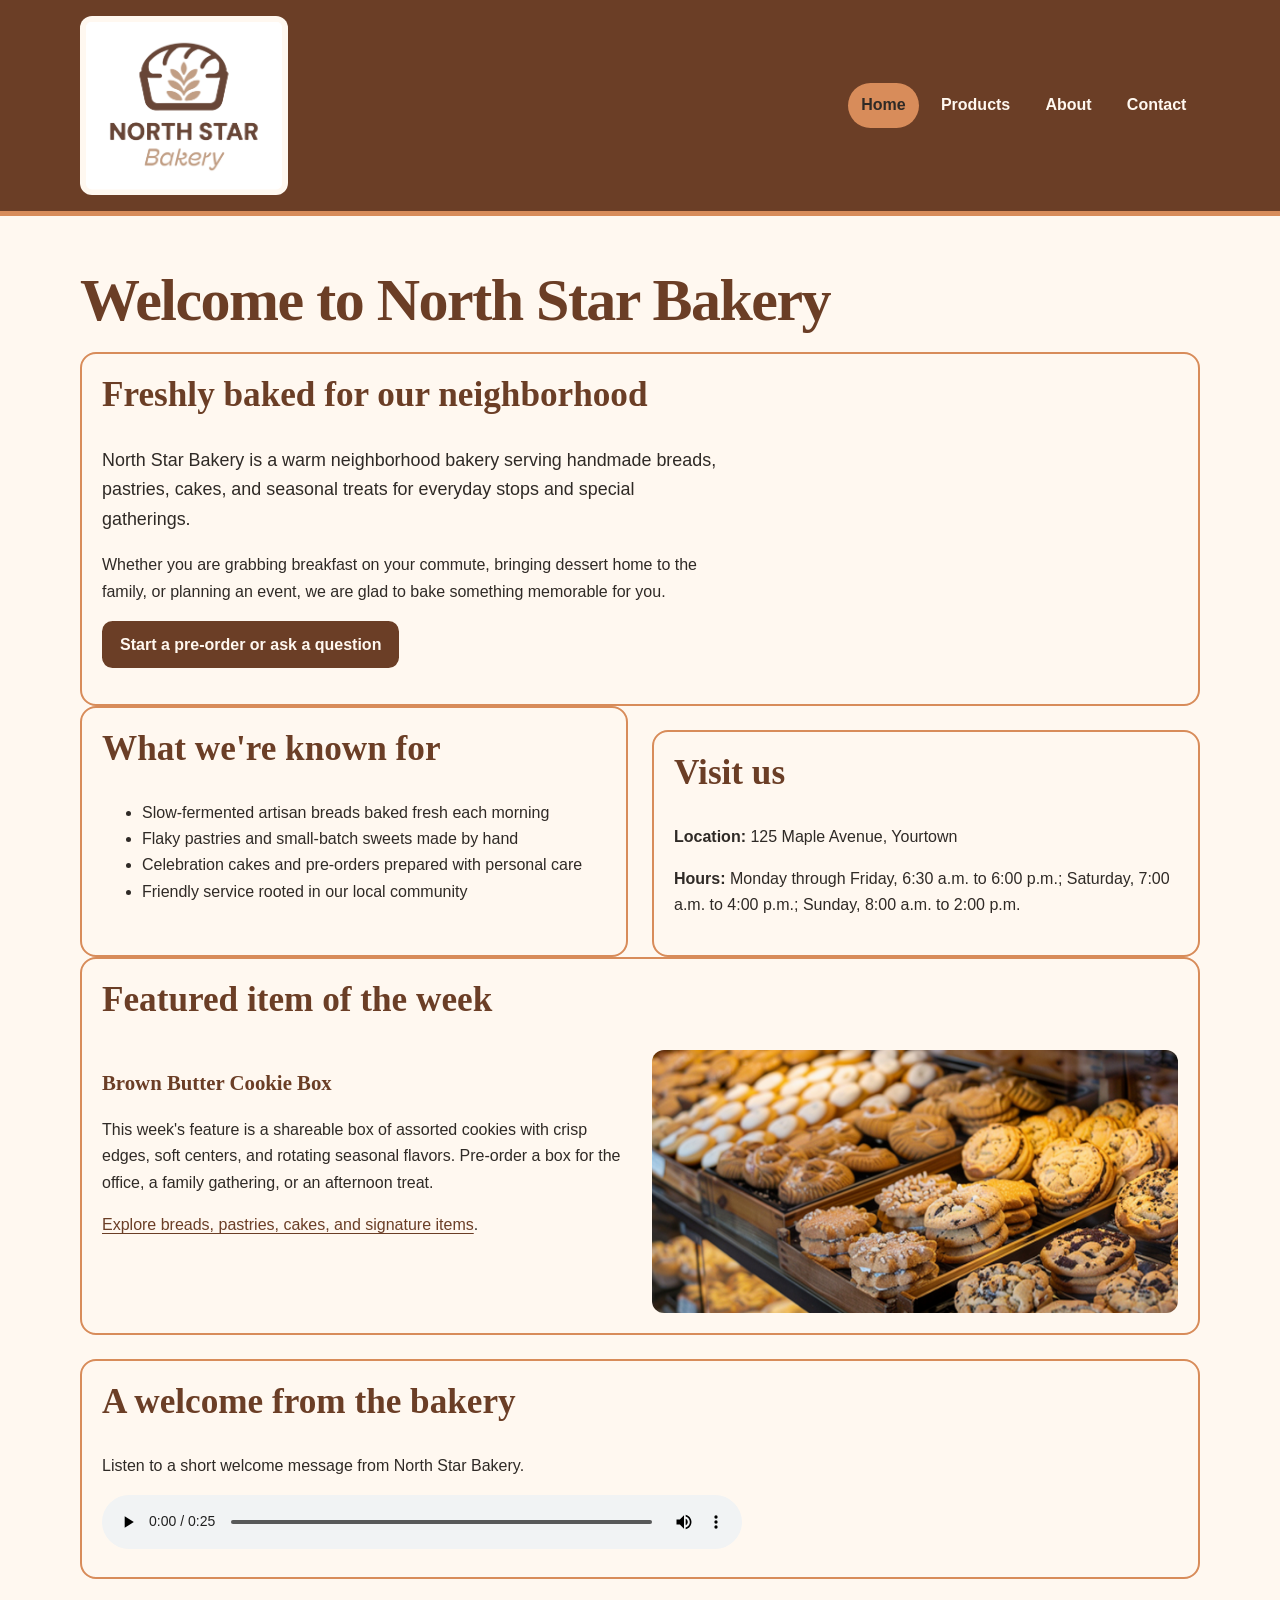
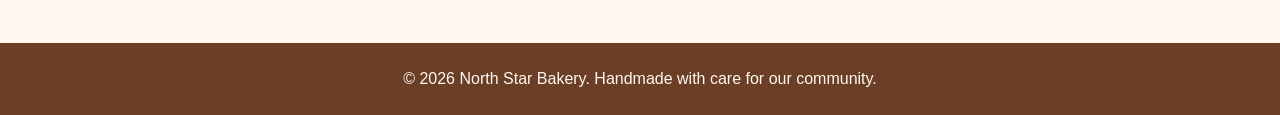
<file: index.html>
<!DOCTYPE html>
<html lang="en">
<head>
  <meta charset="UTF-8">
  <meta name="viewport" content="width=device-width, initial-scale=1.0">
  <title>North Star Bakery | Home</title>
  <link rel="stylesheet" href="styles.css">
  <script src="script.js" defer></script>
</head>
<body>
  <a class="skip-link" href="#main-content">Skip to main content</a>
  <header class="site-header">
    <div class="header-inner">
      <a href="index.html" aria-label="North Star Bakery home">
        <img class="site-logo" src="Bakery_c/bakery-logo_c.png" alt="North Star Bakery logo with a bread loaf and wheat graphic">
      </a>
      <nav class="site-nav" aria-label="Primary navigation">
        <ul>
          <li><a href="index.html" aria-current="page">Home</a></li>
          <li><a href="products.html">Products</a></li>
          <li><a href="about.html">About</a></li>
          <li><a href="contact.html">Contact</a></li>
        </ul>
      </nav>
    </div>
  </header>

  <main id="main-content">
    <h1>Welcome to North Star Bakery</h1>
    <section class="panel">
      <h2>Freshly baked for our neighborhood</h2>
      <p class="lead">North Star Bakery is a warm neighborhood bakery serving handmade breads, pastries, cakes, and seasonal treats for everyday stops and special gatherings.</p>
      <p>Whether you are grabbing breakfast on your commute, bringing dessert home to the family, or planning an event, we are glad to bake something memorable for you.</p>
      <p><a class="button-link" href="contact.html">Start a pre-order or ask a question</a></p>
    </section>

    <div class="home-grid">
      <section class="panel">
        <h2>What we're known for</h2>
        <ul>
          <li>Slow-fermented artisan breads baked fresh each morning</li>
          <li>Flaky pastries and small-batch sweets made by hand</li>
          <li>Celebration cakes and pre-orders prepared with personal care</li>
          <li>Friendly service rooted in our local community</li>
        </ul>
      </section>

      <section class="panel">
        <h2>Visit us</h2>
        <p><strong>Location:</strong> 125 Maple Avenue, Yourtown</p>
        <p><strong>Hours:</strong> Monday through Friday, 6:30 a.m. to 6:00 p.m.; Saturday, 7:00 a.m. to 4:00 p.m.; Sunday, 8:00 a.m. to 2:00 p.m.</p>
      </section>
    </div>

    <section class="feature-card">
      <h2>Featured item of the week</h2>
      <div class="split">
        <div>
          <h3>Brown Butter Cookie Box</h3>
          <p>This week's feature is a shareable box of assorted cookies with crisp edges, soft centers, and rotating seasonal flavors. Pre-order a box for the office, a family gathering, or an afternoon treat.</p>
          <p><a href="products.html">Explore breads, pastries, cakes, and signature items</a>.</p>
        </div>
        <picture>
          <source media="(max-width: 600px)" srcset="Bakery_c/bakery-feature-small_c.png">
          <img src="Bakery_c/bakery-feature-large_c.png" alt="Assorted cookies and sandwich cookies arranged in the bakery display case">
        </picture>
      </div>
    </section>

    <section class="panel">
      <h2>A welcome from the bakery</h2>
      <p>Listen to a short welcome message from North Star Bakery.</p>
      <audio controls>
        <source src="Bakery_c/bakery-welcome_c.mp3" type="audio/mpeg">
        Your browser does not support HTML audio. <a href="Bakery_c/bakery-welcome_c.mp3">Download the North Star Bakery welcome message</a> instead.
      </audio>
    </section>
  </main>

  <footer class="site-footer">
    <p>&copy; 2026 North Star Bakery. Handmade with care for our community.</p>
  </footer>
</body>
</html>
</file>
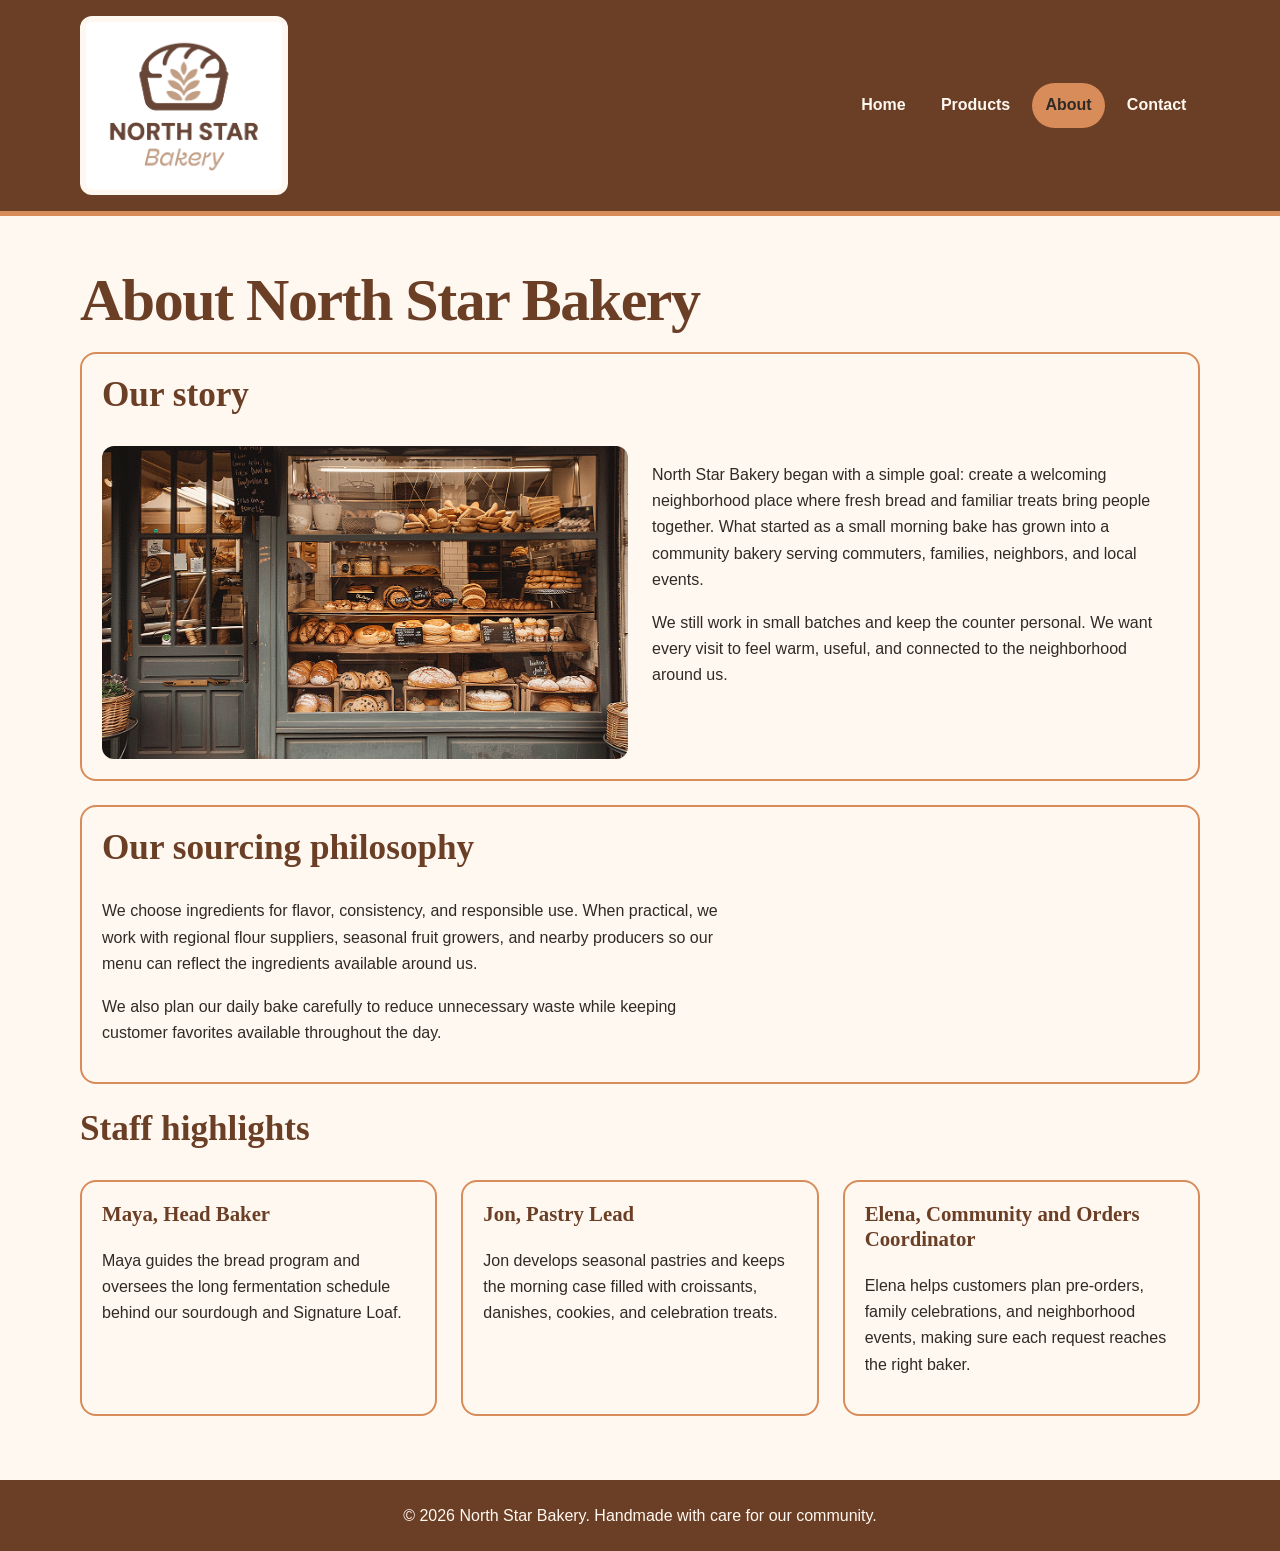
<file: about.html>
<!DOCTYPE html>
<html lang="en">
<head>
  <meta charset="UTF-8">
  <meta name="viewport" content="width=device-width, initial-scale=1.0">
  <title>North Star Bakery | About</title>
  <link rel="stylesheet" href="styles.css">
  <script src="script.js" defer></script>
</head>
<body>
  <a class="skip-link" href="#main-content">Skip to main content</a>
  <header class="site-header">
    <div class="header-inner">
      <a href="index.html" aria-label="North Star Bakery home">
        <img class="site-logo" src="Bakery_c/bakery-logo_c.png" alt="North Star Bakery logo with a bread loaf and wheat graphic">
      </a>
      <nav class="site-nav" aria-label="Primary navigation">
        <ul>
          <li><a href="index.html">Home</a></li>
          <li><a href="products.html">Products</a></li>
          <li><a href="about.html" aria-current="page">About</a></li>
          <li><a href="contact.html">Contact</a></li>
        </ul>
      </nav>
    </div>
  </header>

  <main id="main-content">
    <h1>About North Star Bakery</h1>

    <section class="panel">
      <h2>Our story</h2>
      <div class="split">
        <img class="story-image" src="Bakery_c/bakery-storefront_c.png" alt="North Star Bakery storefront window filled with breads, pastries, and cakes">
        <div>
          <p>North Star Bakery began with a simple goal: create a welcoming neighborhood place where fresh bread and familiar treats bring people together. What started as a small morning bake has grown into a community bakery serving commuters, families, neighbors, and local events.</p>
          <p>We still work in small batches and keep the counter personal. We want every visit to feel warm, useful, and connected to the neighborhood around us.</p>
        </div>
      </div>
    </section>

    <section class="panel">
      <h2>Our sourcing philosophy</h2>
      <p>We choose ingredients for flavor, consistency, and responsible use. When practical, we work with regional flour suppliers, seasonal fruit growers, and nearby producers so our menu can reflect the ingredients available around us.</p>
      <p>We also plan our daily bake carefully to reduce unnecessary waste while keeping customer favorites available throughout the day.</p>
    </section>

    <section>
      <h2>Staff highlights</h2>
      <div class="staff-grid">
        <article class="staff-card">
          <h3>Maya, Head Baker</h3>
          <p>Maya guides the bread program and oversees the long fermentation schedule behind our sourdough and Signature Loaf.</p>
        </article>
        <article class="staff-card">
          <h3>Jon, Pastry Lead</h3>
          <p>Jon develops seasonal pastries and keeps the morning case filled with croissants, danishes, cookies, and celebration treats.</p>
        </article>
        <article class="staff-card">
          <h3>Elena, Community and Orders Coordinator</h3>
          <p>Elena helps customers plan pre-orders, family celebrations, and neighborhood events, making sure each request reaches the right baker.</p>
        </article>
      </div>
    </section>
  </main>

  <footer class="site-footer">
    <p>&copy; 2026 North Star Bakery. Handmade with care for our community.</p>
  </footer>
</body>
</html>
</file>
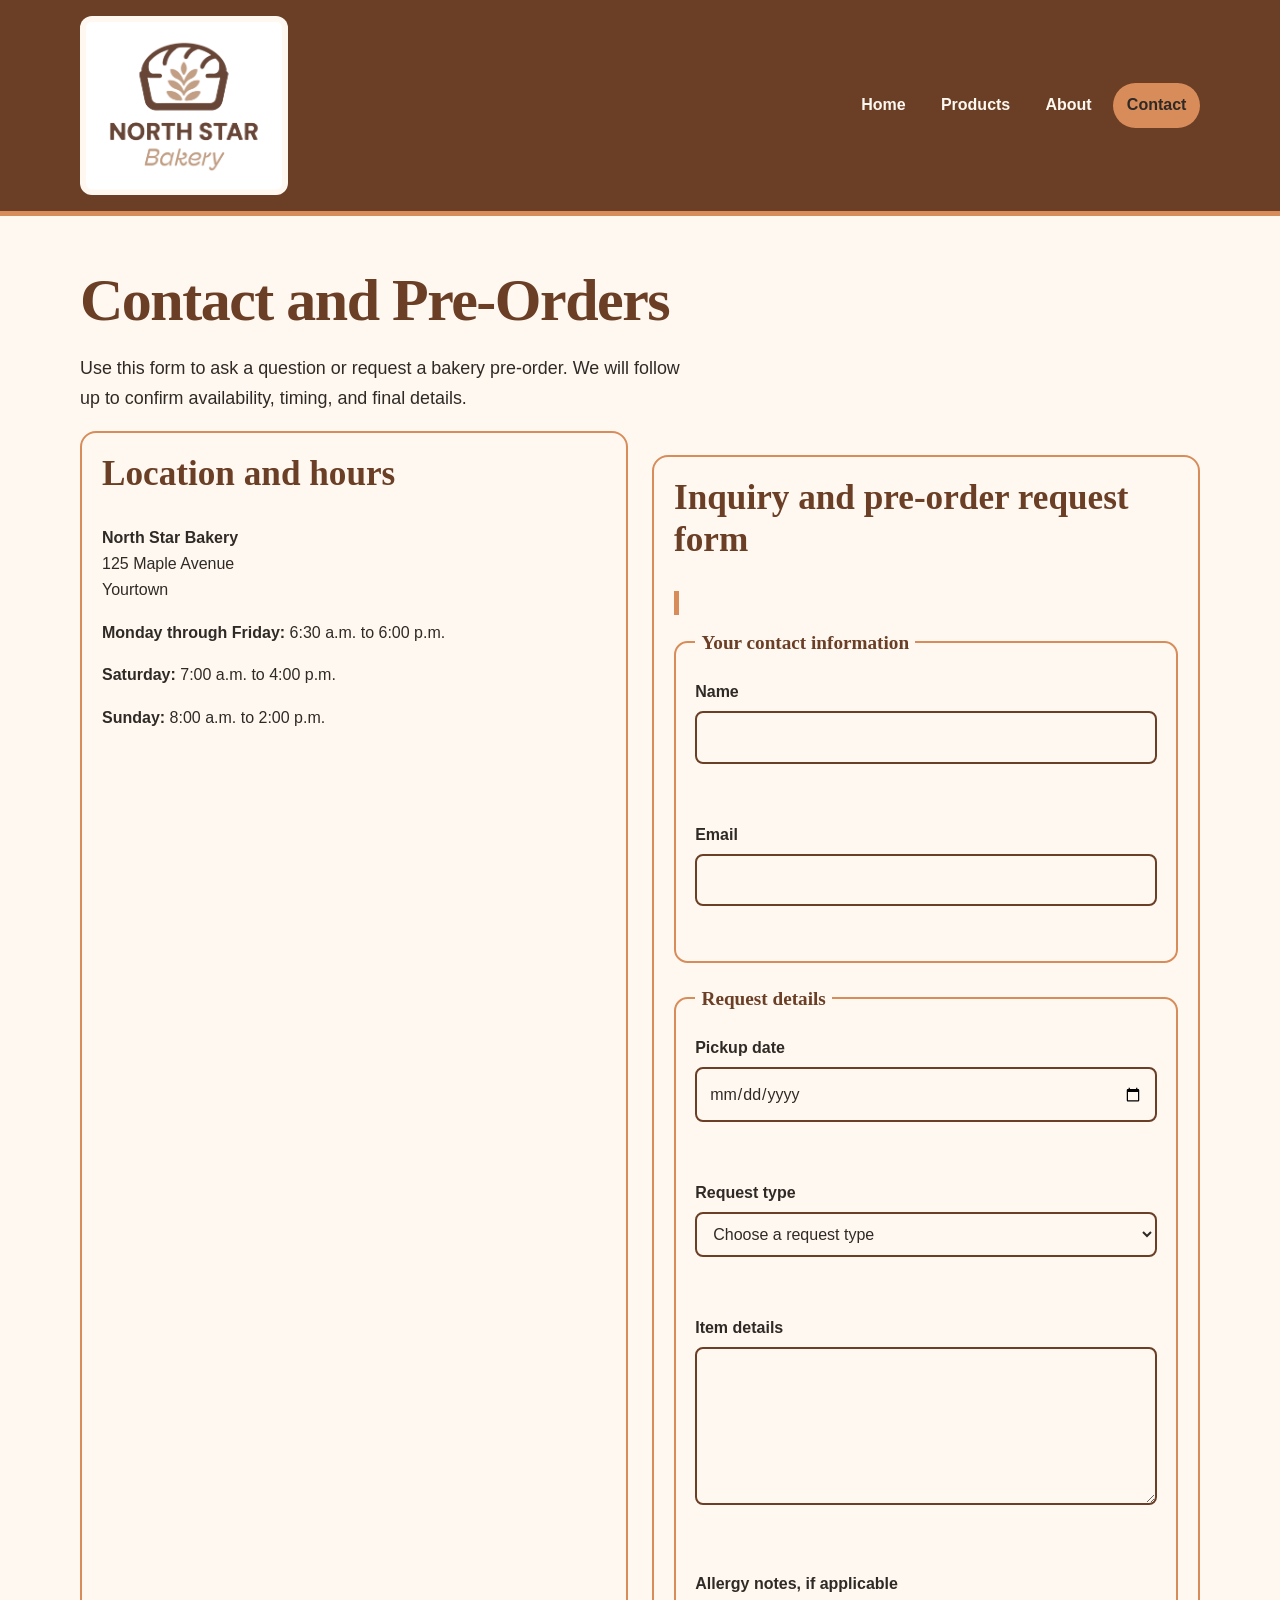
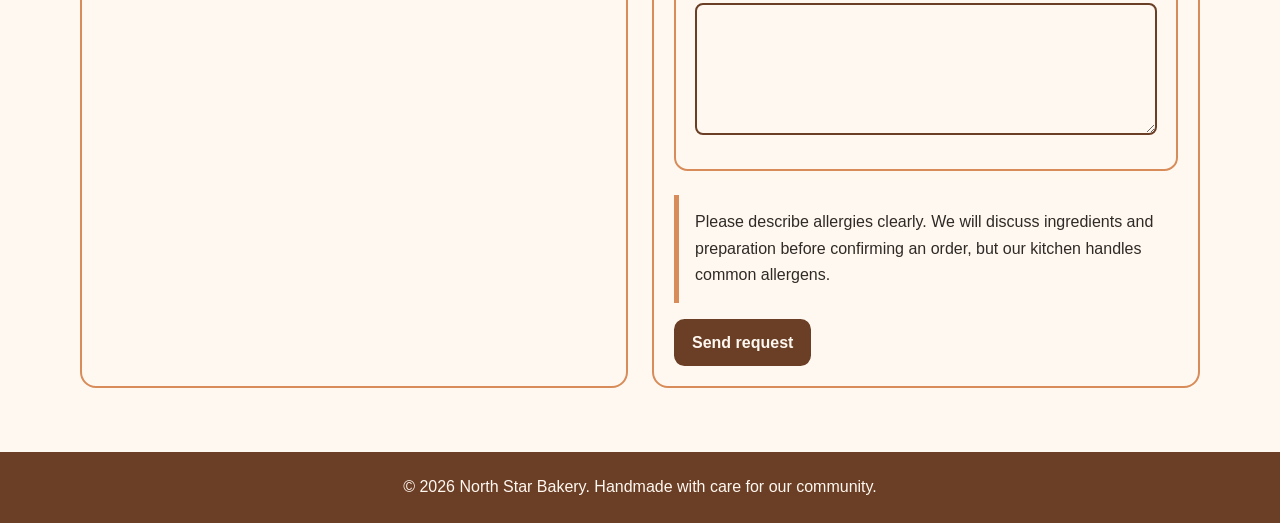
<file: contact.html>
<!DOCTYPE html>
<html lang="en">
<head>
  <meta charset="UTF-8">
  <meta name="viewport" content="width=device-width, initial-scale=1.0">
  <title>North Star Bakery | Contact and Pre-Orders</title>
  <link rel="stylesheet" href="styles.css">
  <script src="script.js" defer></script>
</head>
<body>
  <a class="skip-link" href="#main-content">Skip to main content</a>
  <header class="site-header">
    <div class="header-inner">
      <a href="index.html" aria-label="North Star Bakery home">
        <img class="site-logo" src="Bakery_c/bakery-logo_c.png" alt="North Star Bakery logo with a bread loaf and wheat graphic">
      </a>
      <nav class="site-nav" aria-label="Primary navigation">
        <ul>
          <li><a href="index.html">Home</a></li>
          <li><a href="products.html">Products</a></li>
          <li><a href="about.html">About</a></li>
          <li><a href="contact.html" aria-current="page">Contact</a></li>
        </ul>
      </nav>
    </div>
  </header>

  <main id="main-content">
    <h1>Contact and Pre-Orders</h1>
    <p class="lead">Use this form to ask a question or request a bakery pre-order. We will follow up to confirm availability, timing, and final details.</p>

    <div class="contact-layout">
      <section class="contact-card">
        <h2>Location and hours</h2>
        <address>
          <strong>North Star Bakery</strong><br>
          125 Maple Avenue<br>
          Yourtown
        </address>
        <p><strong>Monday through Friday:</strong> 6:30 a.m. to 6:00 p.m.</p>
        <p><strong>Saturday:</strong> 7:00 a.m. to 4:00 p.m.</p>
        <p><strong>Sunday:</strong> 8:00 a.m. to 2:00 p.m.</p>
      </section>

      <section class="contact-card">
        <h2>Inquiry and pre-order request form</h2>
        <p id="saved-shortlist-note" class="saved-data-note" hidden></p>
        <p id="draft-status" class="saved-data-note" aria-live="polite"></p>
        <form id="preorder-form" action="#" method="post" novalidate>
          <fieldset>
            <legend>Your contact information</legend>
            <p>
              <label for="customer-name">Name</label>
              <input type="text" id="customer-name" name="customer_name" autocomplete="name" minlength="2" required aria-describedby="customer-name-error">
              <span class="field-error" id="customer-name-error" aria-live="polite"></span>
            </p>
            <p>
              <label for="customer-email">Email</label>
              <input type="email" id="customer-email" name="customer_email" autocomplete="email" required aria-describedby="customer-email-error">
              <span class="field-error" id="customer-email-error" aria-live="polite"></span>
            </p>
          </fieldset>

          <fieldset>
            <legend>Request details</legend>
            <p>
              <label for="pickup-date">Pickup date</label>
              <input type="date" id="pickup-date" name="pickup_date" required aria-describedby="pickup-date-error">
              <span class="field-error" id="pickup-date-error" aria-live="polite"></span>
            </p>
            <p>
              <label for="request-type">Request type</label>
              <select id="request-type" name="request_type" required aria-describedby="request-type-error">
                <option value="">Choose a request type</option>
                <option value="pre-order">Pre-order</option>
                <option value="general-question">General question</option>
              </select>
              <span class="field-error" id="request-type-error" aria-live="polite"></span>
            </p>
            <p>
              <label for="item-details">Item details</label>
              <textarea id="item-details" name="item_details" rows="5" minlength="10" required aria-describedby="item-details-error"></textarea>
              <span class="field-error" id="item-details-error" aria-live="polite"></span>
            </p>
            <p>
              <label for="allergy-notes">Allergy notes, if applicable</label>
              <textarea id="allergy-notes" name="allergy_notes" rows="4"></textarea>
            </p>
          </fieldset>

          <p class="form-note">Please describe allergies clearly. We will discuss ingredients and preparation before confirming an order, but our kitchen handles common allergens.</p>
          <p id="form-status" class="status-message" role="status" aria-live="polite"></p>
          <button type="submit">Send request</button>
        </form>
      </section>
    </div>
  </main>

  <footer class="site-footer">
    <p>&copy; 2026 North Star Bakery. Handmade with care for our community.</p>
  </footer>
</body>
</html>
</file>
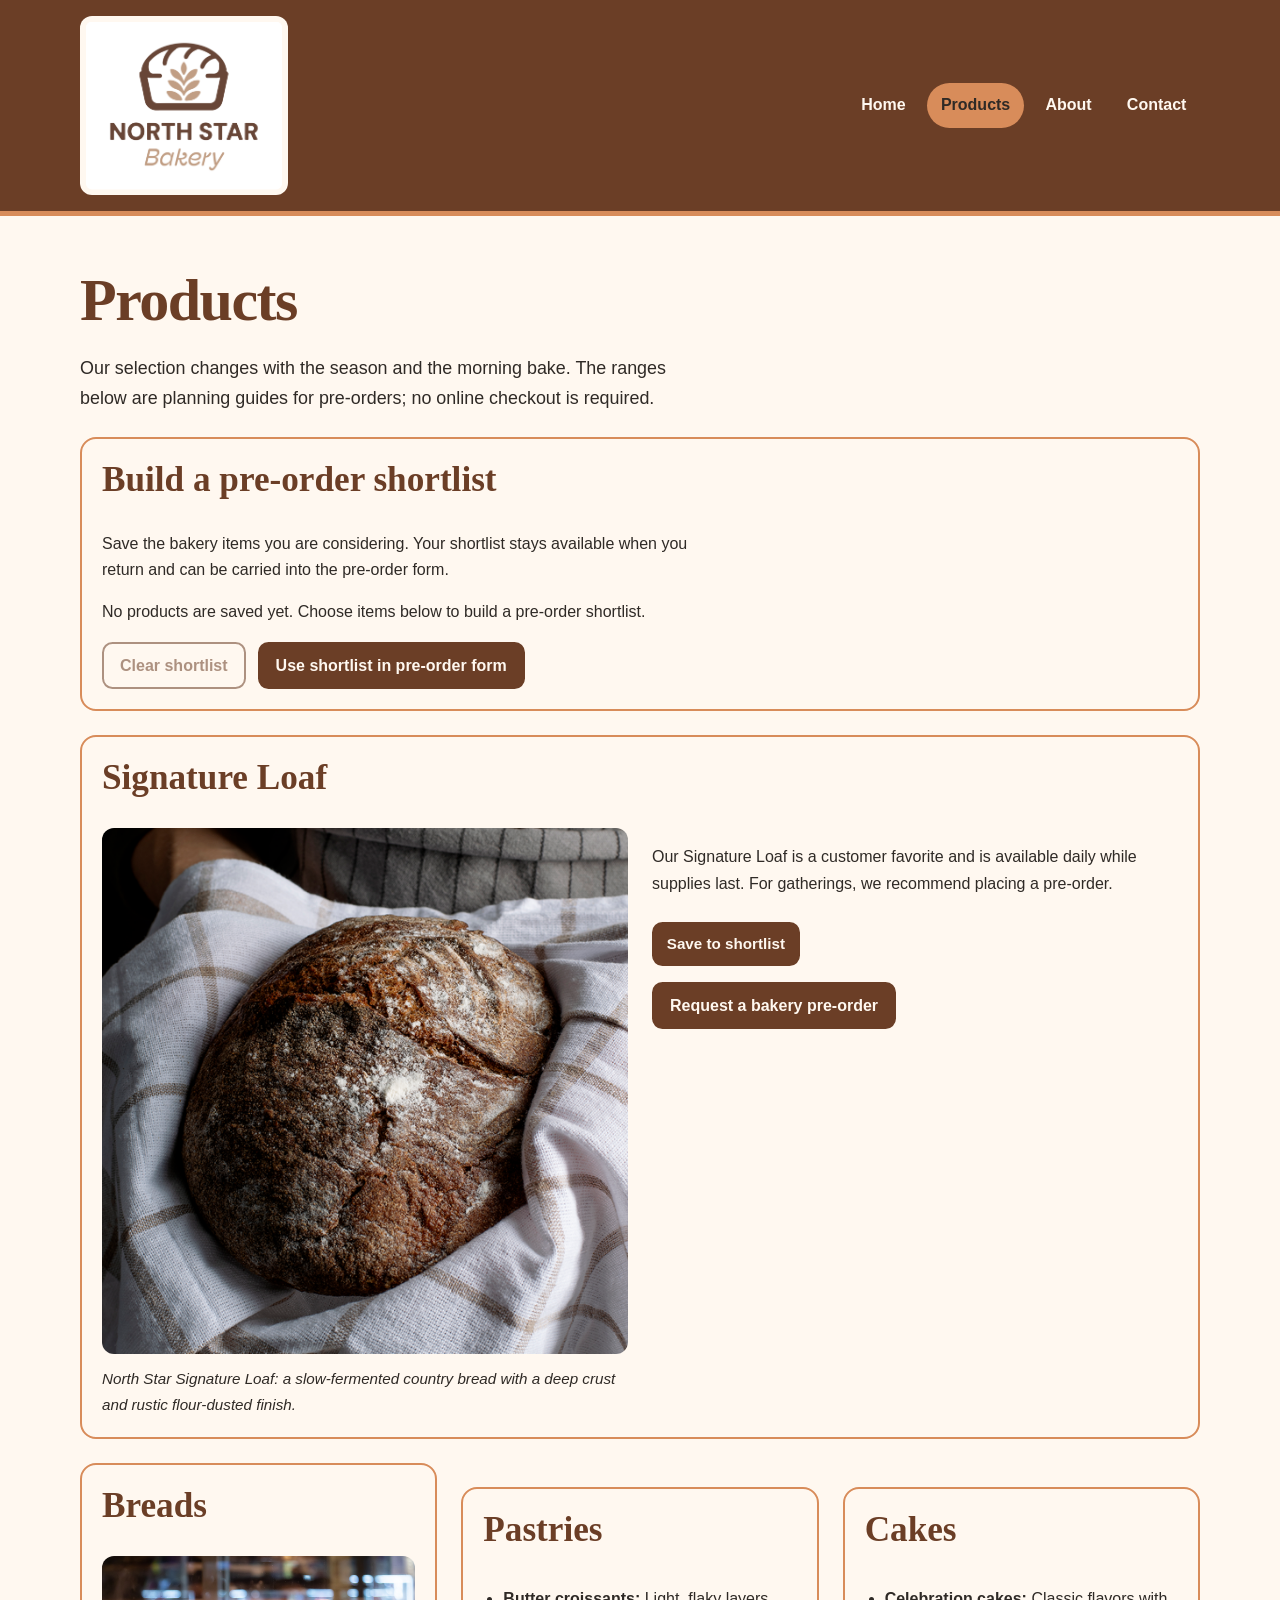
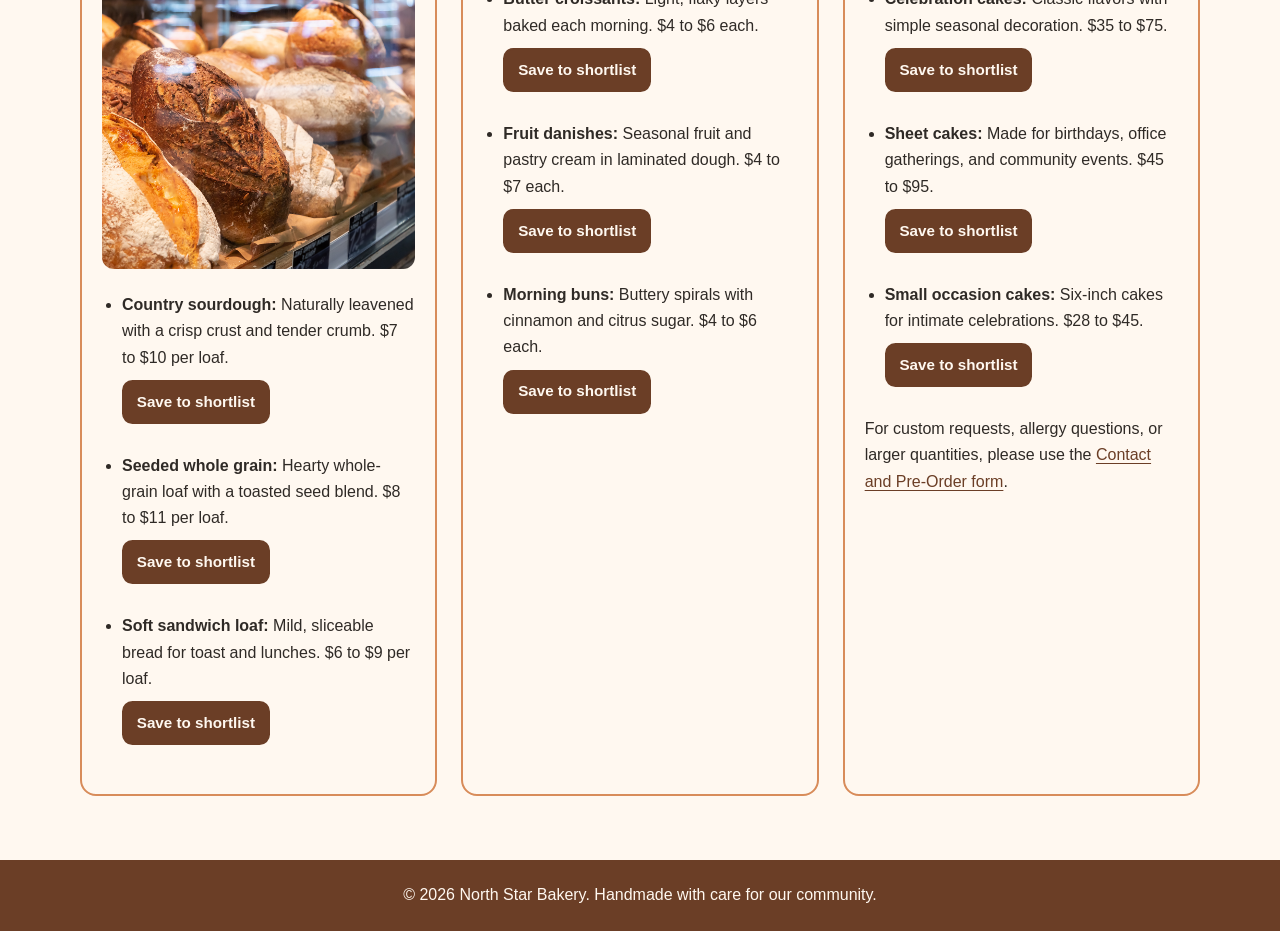
<file: products.html>
<!DOCTYPE html>
<html lang="en">
<head>
  <meta charset="UTF-8">
  <meta name="viewport" content="width=device-width, initial-scale=1.0">
  <title>North Star Bakery | Products</title>
  <link rel="stylesheet" href="styles.css">
  <script src="script.js" defer></script>
</head>
<body>
  <a class="skip-link" href="#main-content">Skip to main content</a>
  <header class="site-header">
    <div class="header-inner">
      <a href="index.html" aria-label="North Star Bakery home">
        <img class="site-logo" src="Bakery_c/bakery-logo_c.png" alt="North Star Bakery logo with a bread loaf and wheat graphic">
      </a>
      <nav class="site-nav" aria-label="Primary navigation">
        <ul>
          <li><a href="index.html">Home</a></li>
          <li><a href="products.html" aria-current="page">Products</a></li>
          <li><a href="about.html">About</a></li>
          <li><a href="contact.html">Contact</a></li>
        </ul>
      </nav>
    </div>
  </header>

  <main id="main-content">
    <h1>Products</h1>
    <p class="lead">Our selection changes with the season and the morning bake. The ranges below are planning guides for pre-orders; no online checkout is required.</p>

    <section class="shortlist-panel" aria-labelledby="shortlist-heading">
      <h2 id="shortlist-heading">Build a pre-order shortlist</h2>
      <p>Save the bakery items you are considering. Your shortlist stays available when you return and can be carried into the pre-order form.</p>
      <p id="shortlist-status" class="status-message" aria-live="polite"></p>
      <ul id="shortlist-items" class="shortlist-list"></ul>
      <div class="shortlist-actions">
        <button type="button" id="clear-shortlist" class="secondary-button">Clear shortlist</button>
        <a id="shortlist-preorder-link" class="button-link" href="contact.html" hidden>Use shortlist in pre-order form</a>
      </div>
    </section>

    <section class="feature-card">
      <h2>Signature Loaf</h2>
      <div class="split">
        <figure>
          <img src="Bakery_c/bakery-signature-loaf_c.png" alt="Round flour-dusted artisan loaf resting on a striped bakery cloth">
          <figcaption>North Star Signature Loaf: a slow-fermented country bread with a deep crust and rustic flour-dusted finish.</figcaption>
        </figure>
        <div>
          <p>Our Signature Loaf is a customer favorite and is available daily while supplies last. For gatherings, we recommend placing a pre-order.</p>
          <button type="button" class="favorite-button" data-product-id="signature-loaf" aria-pressed="false">Save to shortlist</button>
          <p><a class="button-link" href="contact.html">Request a bakery pre-order</a></p>
        </div>
      </div>
    </section>

    <div class="product-grid">
      <section class="product-card">
        <h2>Breads</h2>
        <img src="Bakery_c/bakery-bread_c.png" alt="Assorted artisan bread loaves displayed behind the bakery counter">
        <ul class="product-options">
          <li><strong>Country sourdough:</strong> Naturally leavened with a crisp crust and tender crumb. $7 to $10 per loaf.<br><button type="button" class="favorite-button" data-product-id="country-sourdough" aria-pressed="false">Save to shortlist</button></li>
          <li><strong>Seeded whole grain:</strong> Hearty whole-grain loaf with a toasted seed blend. $8 to $11 per loaf.<br><button type="button" class="favorite-button" data-product-id="seeded-whole-grain" aria-pressed="false">Save to shortlist</button></li>
          <li><strong>Soft sandwich loaf:</strong> Mild, sliceable bread for toast and lunches. $6 to $9 per loaf.<br><button type="button" class="favorite-button" data-product-id="soft-sandwich-loaf" aria-pressed="false">Save to shortlist</button></li>
        </ul>
      </section>

      <section class="product-card">
        <h2>Pastries</h2>
        <ul class="product-options">
          <li><strong>Butter croissants:</strong> Light, flaky layers baked each morning. $4 to $6 each.<br><button type="button" class="favorite-button" data-product-id="butter-croissants" aria-pressed="false">Save to shortlist</button></li>
          <li><strong>Fruit danishes:</strong> Seasonal fruit and pastry cream in laminated dough. $4 to $7 each.<br><button type="button" class="favorite-button" data-product-id="fruit-danishes" aria-pressed="false">Save to shortlist</button></li>
          <li><strong>Morning buns:</strong> Buttery spirals with cinnamon and citrus sugar. $4 to $6 each.<br><button type="button" class="favorite-button" data-product-id="morning-buns" aria-pressed="false">Save to shortlist</button></li>
        </ul>
      </section>

      <section class="product-card">
        <h2>Cakes</h2>
        <ul class="product-options">
          <li><strong>Celebration cakes:</strong> Classic flavors with simple seasonal decoration. $35 to $75.<br><button type="button" class="favorite-button" data-product-id="celebration-cakes" aria-pressed="false">Save to shortlist</button></li>
          <li><strong>Sheet cakes:</strong> Made for birthdays, office gatherings, and community events. $45 to $95.<br><button type="button" class="favorite-button" data-product-id="sheet-cakes" aria-pressed="false">Save to shortlist</button></li>
          <li><strong>Small occasion cakes:</strong> Six-inch cakes for intimate celebrations. $28 to $45.<br><button type="button" class="favorite-button" data-product-id="small-occasion-cakes" aria-pressed="false">Save to shortlist</button></li>
        </ul>
        <p>For custom requests, allergy questions, or larger quantities, please use the <a href="contact.html">Contact and Pre-Order form</a>.</p>
      </section>
    </div>
  </main>

  <footer class="site-footer">
    <p>&copy; 2026 North Star Bakery. Handmade with care for our community.</p>
  </footer>
</body>
</html>
</file>
<file: styles.css>
:root {
  --cream: #fff8f0;
  --brown: #6b3e26;
  --peach: #d88c5a;
  --charcoal: #2f2a26;
  font-family: Arial, Helvetica, sans-serif;
  color: var(--charcoal);
  background-color: var(--cream);
}

* {
  box-sizing: border-box;
}

html {
  scroll-behavior: smooth;
}

body {
  margin: 0;
  background-color: var(--cream);
  color: var(--charcoal);
  font-size: 1rem;
  line-height: 1.65;
}

img,
picture,
video {
  max-width: 100%;
}

img {
  display: block;
  height: auto;
  border-radius: 0.75rem;
}

a {
  color: var(--brown);
  text-underline-offset: 0.18em;
}

a:hover {
  text-decoration-thickness: 0.14em;
}

.skip-link {
  position: absolute;
  left: 1rem;
  top: -4rem;
  z-index: 1000;
  padding: 0.75rem 1rem;
  border-radius: 0.5rem;
  background: var(--peach);
  color: var(--charcoal);
  font-weight: 700;
}

.skip-link:focus {
  top: 1rem;
}

.site-header {
  background-color: var(--brown);
  color: var(--cream);
  border-bottom: 0.35rem solid var(--peach);
}

.header-inner {
  width: min(100% - 2rem, 70rem);
  margin-inline: auto;
  padding-block: 1rem;
  display: flex;
  flex-direction: column;
  align-items: center;
  gap: 1rem;
}

.site-logo {
  width: min(13rem, 70vw);
  padding: 0.35rem;
  background-color: var(--cream);
  border-radius: 0.75rem;
}

.site-nav ul {
  display: flex;
  flex-wrap: wrap;
  justify-content: center;
  gap: 0.5rem;
  margin: 0;
  padding: 0;
  list-style: none;
}

.site-nav a {
  display: inline-block;
  padding: 0.6rem 0.85rem;
  border-radius: 999px;
  color: var(--cream);
  font-weight: 700;
  text-decoration: none;
}

.site-nav a:hover,
.site-nav a:focus-visible,
.site-nav a[aria-current="page"] {
  background-color: var(--peach);
  color: var(--charcoal);
}

:focus-visible {
  outline: 3px solid var(--peach);
  outline-offset: 3px;
}

.site-nav a:focus-visible,
.site-footer a:focus-visible {
  outline-color: var(--cream);
}

main {
  width: min(100% - 2rem, 70rem);
  margin-inline: auto;
  padding-block: 2.25rem 3.25rem;
}

h1,
h2,
h3,
legend {
  font-family: Georgia, "Times New Roman", serif;
  color: var(--brown);
  line-height: 1.2;
}

h1 {
  margin: 0 0 1rem;
  font-size: clamp(2.2rem, 9vw, 3.75rem);
  letter-spacing: -0.025em;
}

h2 {
  margin-top: 0;
  font-size: clamp(1.55rem, 6vw, 2.2rem);
}

h3 {
  font-size: 1.3rem;
}

p,
li {
  max-width: 70ch;
}

.lead {
  max-width: 62ch;
  font-size: 1.12rem;
}

.panel,
.product-card,
.staff-card,
.contact-card,
.feature-card {
  padding: 1.25rem;
  border: 2px solid var(--peach);
  border-radius: 1rem;
  background-color: var(--cream);
}

.panel + .panel,
section + section {
  margin-top: 1.5rem;
}

.button-link,
button {
  display: inline-block;
  min-height: 2.75rem;
  padding: 0.75rem 1rem;
  border: 2px solid var(--brown);
  border-radius: 0.65rem;
  background-color: var(--brown);
  color: var(--cream);
  font: inherit;
  font-weight: 700;
  line-height: 1.2;
  text-decoration: none;
  cursor: pointer;
}

.button-link:hover,
.button-link:focus-visible,
button:hover,
button:focus-visible {
  background-color: var(--peach);
  color: var(--charcoal);
}

.home-grid,
.product-grid,
.staff-grid,
.contact-layout,
.split {
  display: flex;
  flex-direction: column;
  gap: 1.5rem;
}

.home-grid > *,
.product-grid > *,
.staff-grid > *,
.contact-layout > *,
.split > * {
  min-width: 0;
}

.feature-card picture,
.feature-card img,
figure img,
.story-image {
  width: 100%;
}

figure {
  margin: 0;
}

figcaption {
  margin-top: 0.75rem;
  font-size: 0.95rem;
  font-style: italic;
}

.product-grid {
  margin-top: 1.5rem;
}

.product-card ul {
  padding-left: 1.25rem;
}

.product-card li + li {
  margin-top: 0.6rem;
}

.staff-card h3 {
  margin-top: 0;
}

address {
  font-style: normal;
}

audio {
  width: 100%;
  max-width: 40rem;
}

form {
  max-width: 52rem;
}

fieldset {
  margin: 0 0 1.5rem;
  padding: 1.2rem;
  border: 2px solid var(--peach);
  border-radius: 0.85rem;
}

legend {
  padding-inline: 0.4rem;
  font-size: 1.2rem;
  font-weight: 700;
}

label {
  display: inline-block;
  margin-bottom: 0.35rem;
  font-weight: 700;
}

input,
select,
textarea {
  width: 100%;
  min-height: 2.75rem;
  padding: 0.7rem 0.75rem;
  border: 2px solid var(--brown);
  border-radius: 0.5rem;
  background-color: var(--cream);
  color: var(--charcoal);
  font: inherit;
}

textarea {
  min-height: 7rem;
  resize: vertical;
}

input:focus,
select:focus,
textarea:focus {
  border-color: var(--peach);
  outline: 3px solid var(--peach);
  outline-offset: 2px;
}

.form-note {
  padding: 0.9rem 1rem;
  border-left: 0.35rem solid var(--peach);
  background-color: var(--cream);
}

.site-footer {
  padding: 1.4rem 1rem;
  background-color: var(--brown);
  color: var(--cream);
  text-align: center;
}

.site-footer p {
  max-width: none;
  margin: 0;
}

@media (min-width: 48rem) {
  .header-inner {
    flex-direction: row;
    justify-content: space-between;
  }

  .site-nav ul {
    justify-content: flex-end;
  }

  main {
    padding-block: 3rem 4rem;
  }

  .home-grid,
  .contact-layout,
  .split {
    flex-direction: row;
    align-items: stretch;
  }

  .home-grid > *,
  .contact-layout > * {
    flex: 1 1 0;
  }

  .split > * {
    flex: 1 1 50%;
  }

  .product-grid,
  .staff-grid {
    flex-direction: row;
    flex-wrap: wrap;
  }

  .product-card {
    flex: 1 1 19rem;
  }

  .staff-card {
    flex: 1 1 18rem;
  }

  fieldset {
    display: flex;
    flex-wrap: wrap;
    gap: 1rem 1.25rem;
  }

  fieldset legend {
    width: auto;
  }

  fieldset p {
    flex: 1 1 20rem;
    margin-block: 0.4rem;
  }
}

/* Touchstone 4 interactive feature, validation, and stored-data feedback */
.shortlist-panel {
  margin-top: 1.5rem;
  padding: 1.25rem;
  border: 2px solid var(--peach);
  border-radius: 1rem;
  background-color: var(--cream);
}

.shortlist-list {
  margin-block: 0.75rem 1rem;
  padding-left: 1.25rem;
}

.shortlist-list:empty {
  display: none;
}

.shortlist-actions {
  display: flex;
  flex-wrap: wrap;
  gap: 0.75rem;
  align-items: center;
}

.secondary-button {
  background-color: transparent;
  color: var(--brown);
}

.secondary-button:hover,
.secondary-button:focus-visible {
  background-color: var(--peach);
  color: var(--charcoal);
}

button:disabled {
  cursor: not-allowed;
  opacity: 0.55;
}

.product-options li {
  padding-block: 0.4rem 0.8rem;
}

.favorite-button {
  margin-top: 0.55rem;
  min-height: 2.75rem;
  padding: 0.55rem 0.8rem;
  font-size: 0.95rem;
}

.favorite-button[aria-pressed="true"] {
  background-color: var(--peach);
  color: var(--charcoal);
}

.status-message,
.saved-data-note {
  max-width: 65ch;
}

.saved-data-note {
  padding: 0.75rem 0.9rem;
  border-left: 0.35rem solid var(--peach);
  background-color: var(--cream);
  font-weight: 700;
}

.field-error {
  display: block;
  min-height: 1.5em;
  margin-top: 0.3rem;
  color: var(--brown);
  font-weight: 700;
}

.input-error {
  border-color: var(--brown);
  outline: 3px solid var(--peach);
  outline-offset: 2px;
}

.form-error-summary {
  padding: 0.75rem 0.9rem;
  border-left: 0.35rem solid var(--brown);
  font-weight: 700;
}

.form-success {
  padding: 0.75rem 0.9rem;
  border-left: 0.35rem solid var(--peach);
  font-weight: 700;
}
</file>
